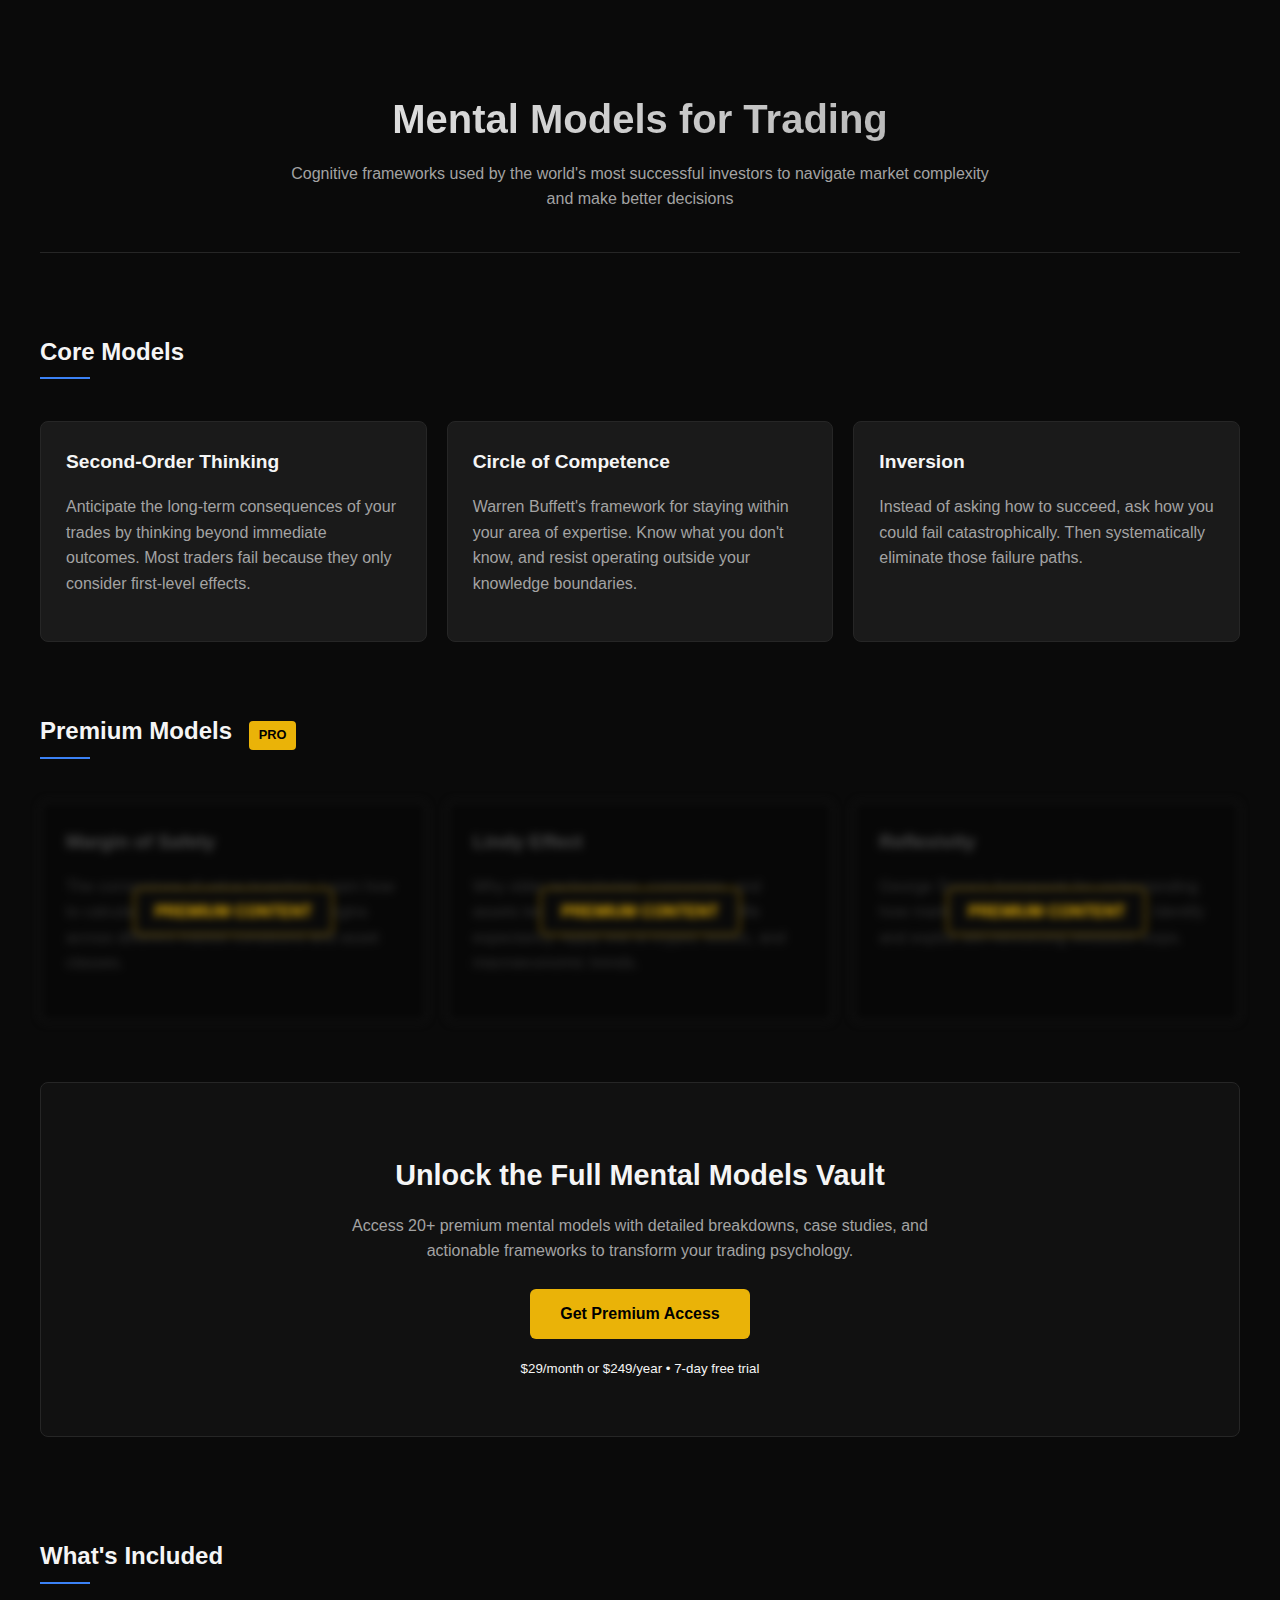
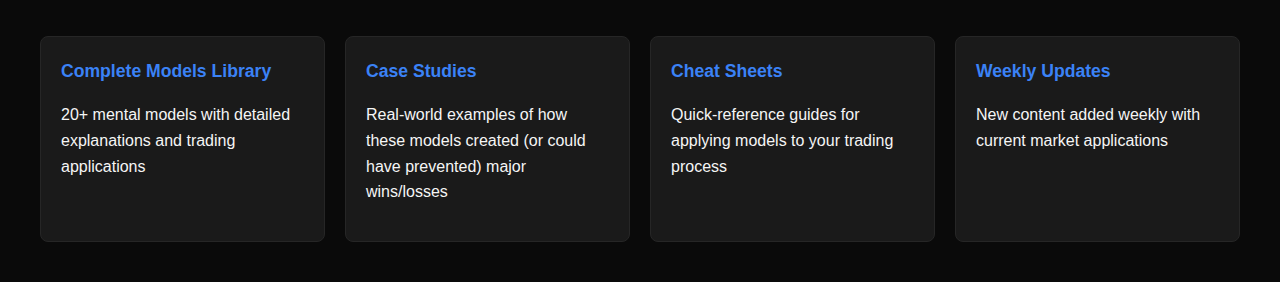
<file: mentalmodels.html>
<!DOCTYPE html>
<html lang="en">
<head>
    <meta charset="UTF-8">
    <meta name="viewport" content="width=device-width, initial-scale=1.0">
    <title>Mental Models | Your Trading Edge</title>
    <style>
        :root {
            --bg-dark: #0a0a0a;
            --bg-light: #111111;
            --text-primary: #f5f5f5;
            --text-secondary: #a3a3a3;
            --accent: #3b82f6;
            --accent-hover: #2563eb;
            --card-bg: #1a1a1a;
            --border: #262626;
            --premium: #eab308;
        }
        
        body {
            font-family: 'Inter', sans-serif;
            background-color: var(--bg-dark);
            color: var(--text-primary);
            margin: 0;
            padding: 0;
            line-height: 1.6;
        }
        
        .container {
            max-width: 1200px;
            margin: 0 auto;
            padding: 0 20px;
        }
        
        header {
            padding: 60px 0 40px;
            text-align: center;
            border-bottom: 1px solid var(--border);
            margin-bottom: 40px;
        }
        
        h1 {
            font-size: 2.5rem;
            margin-bottom: 10px;
            background: linear-gradient(90deg, #f5f5f5, #a3a3a3);
            -webkit-background-clip: text;
            background-clip: text;
            color: transparent;
        }
        
        .subtitle {
            color: var(--text-secondary);
            max-width: 700px;
            margin: 0 auto;
        }
        
        h2 {
            font-size: 1.5rem;
            margin: 40px 0 20px;
            color: var(--text-primary);
            position: relative;
            display: inline-block;
        }
        
        h2:after {
            content: '';
            position: absolute;
            left: 0;
            bottom: -8px;
            width: 50px;
            height: 2px;
            background: var(--accent);
        }
        
        .model-grid {
            display: grid;
            grid-template-columns: repeat(auto-fill, minmax(300px, 1fr));
            gap: 20px;
            margin: 30px 0;
        }
        
        .model-card {
            background: var(--card-bg);
            border-radius: 8px;
            padding: 25px;
            border: 1px solid var(--border);
            transition: transform 0.3s ease, box-shadow 0.3s ease;
        }
        
        .model-card:hover {
            transform: translateY(-5px);
            box-shadow: 0 10px 20px rgba(0, 0, 0, 0.3);
            border-color: var(--accent);
        }
        
        .model-title {
            font-size: 1.2rem;
            margin-top: 0;
            margin-bottom: 15px;
            color: var(--text-primary);
        }
        
        .model-desc {
            color: var(--text-secondary);
            margin-bottom: 20px;
        }
        
        .premium-tag {
            display: inline-block;
            background: var(--premium);
            color: #000;
            padding: 4px 10px;
            border-radius: 4px;
            font-size: 0.8rem;
            font-weight: bold;
            margin-left: 10px;
        }
        
        .cta-section {
            background: var(--bg-light);
            border-radius: 8px;
            padding: 40px;
            text-align: center;
            margin: 60px 0;
            border: 1px solid var(--border);
        }
        
        .cta-title {
            font-size: 1.8rem;
            margin-bottom: 15px;
        }
        
        .cta-subtitle {
            color: var(--text-secondary);
            max-width: 600px;
            margin: 0 auto 25px;
        }
        
        .btn {
            display: inline-block;
            background: var(--accent);
            color: white;
            padding: 12px 30px;
            border-radius: 6px;
            text-decoration: none;
            font-weight: bold;
            transition: background 0.3s ease;
        }
        
        .btn:hover {
            background: var(--accent-hover);
        }
        
        .btn-premium {
            background: var(--premium);
            color: #000;
        }
        
        .btn-premium:hover {
            background: #ca8a04;
        }
        
        .features-grid {
            display: grid;
            grid-template-columns: repeat(auto-fill, minmax(250px, 1fr));
            gap: 20px;
            margin: 40px 0;
        }
        
        .feature-card {
            background: var(--card-bg);
            border-radius: 8px;
            padding: 20px;
            border: 1px solid var(--border);
        }
        
        .feature-title {
            font-size: 1.1rem;
            margin-top: 0;
            color: var(--accent);
        }
        
        .locked-content {
            position: relative;
            filter: blur(4px);
            user-select: none;
            pointer-events: none;
        }
        
        .locked-overlay {
            position: absolute;
            top: 0;
            left: 0;
            right: 0;
            bottom: 0;
            display: flex;
            align-items: center;
            justify-content: center;
            background: rgba(0, 0, 0, 0.7);
            border-radius: 8px;
        }
        
        .locked-text {
            background: var(--bg-dark);
            padding: 10px 20px;
            border-radius: 6px;
            border: 1px solid var(--premium);
            color: var(--premium);
            font-weight: bold;
        }
    </style>
</head>
<body>
    <div class="container">
        <header>
            <h1>Mental Models for Trading</h1>
            <p class="subtitle">Cognitive frameworks used by the world's most successful investors to navigate market complexity and make better decisions</p>
        </header>
        
        <section>
            <h2>Core Models</h2>
            <div class="model-grid">
                <div class="model-card">
                    <h3 class="model-title">Second-Order Thinking</h3>
                    <p class="model-desc">Anticipate the long-term consequences of your trades by thinking beyond immediate outcomes. Most traders fail because they only consider first-level effects.</p>
                </div>
                
                <div class="model-card">
                    <h3 class="model-title">Circle of Competence</h3>
                    <p class="model-desc">Warren Buffett's framework for staying within your area of expertise. Know what you don't know, and resist operating outside your knowledge boundaries.</p>
                </div>
                
                <div class="model-card">
                    <h3 class="model-title">Inversion</h3>
                    <p class="model-desc">Instead of asking how to succeed, ask how you could fail catastrophically. Then systematically eliminate those failure paths.</p>
                </div>
            </div>
        </section>
        
        <section>
            <h2>Premium Models <span class="premium-tag">PRO</span></h2>
            <div class="model-grid">
                <div class="model-card locked-content">
                    <div class="locked-overlay">
                        <span class="locked-text">PREMIUM CONTENT</span>
                    </div>
                    <h3 class="model-title">Margin of Safety</h3>
                    <p class="model-desc">The cornerstone of value investing. Learn how to calculate and apply appropriate margins across different market conditions and asset classes.</p>
                </div>
                
                <div class="model-card locked-content">
                    <div class="locked-overlay">
                        <span class="locked-text">PREMIUM CONTENT</span>
                    </div>
                    <h3 class="model-title">Lindy Effect</h3>
                    <p class="model-desc">Why older technologies, companies, and assets tend to have longer remaining life expectancy. Apply this to crypto, stocks, and macroeconomic trends.</p>
                </div>
                
                <div class="model-card locked-content">
                    <div class="locked-overlay">
                        <span class="locked-text">PREMIUM CONTENT</span>
                    </div>
                    <h3 class="model-title">Reflexivity</h3>
                    <p class="model-desc">George Soros's framework for understanding how market perceptions create reality. Identify and exploit self-reinforcing feedback loops.</p>
                </div>
            </div>
        </section>
        
        <div class="cta-section">
            <h3 class="cta-title">Unlock the Full Mental Models Vault</h3>
            <p class="cta-subtitle">Access 20+ premium mental models with detailed breakdowns, case studies, and actionable frameworks to transform your trading psychology.</p>
            <a href="#" class="btn btn-premium">Get Premium Access</a>
            <p><small>$29/month or $249/year • 7-day free trial</small></p>
        </div>
        
        <section>
            <h2>What's Included</h2>
            <div class="features-grid">
                <div class="feature-card">
                    <h3 class="feature-title">Complete Models Library</h3>
                    <p>20+ mental models with detailed explanations and trading applications</p>
                </div>
                
                <div class="feature-card">
                    <h3 class="feature-title">Case Studies</h3>
                    <p>Real-world examples of how these models created (or could have prevented) major wins/losses</p>
                </div>
                
                <div class="feature-card">
                    <h3 class="feature-title">Cheat Sheets</h3>
                    <p>Quick-reference guides for applying models to your trading process</p>
                </div>
                
                <div class="feature-card">
                    <h3 class="feature-title">Weekly Updates</h3>
                    <p>New content added weekly with current market applications</p>
                </div>
            </div>
        </section>
    </div>
</body>
</html>
</file>
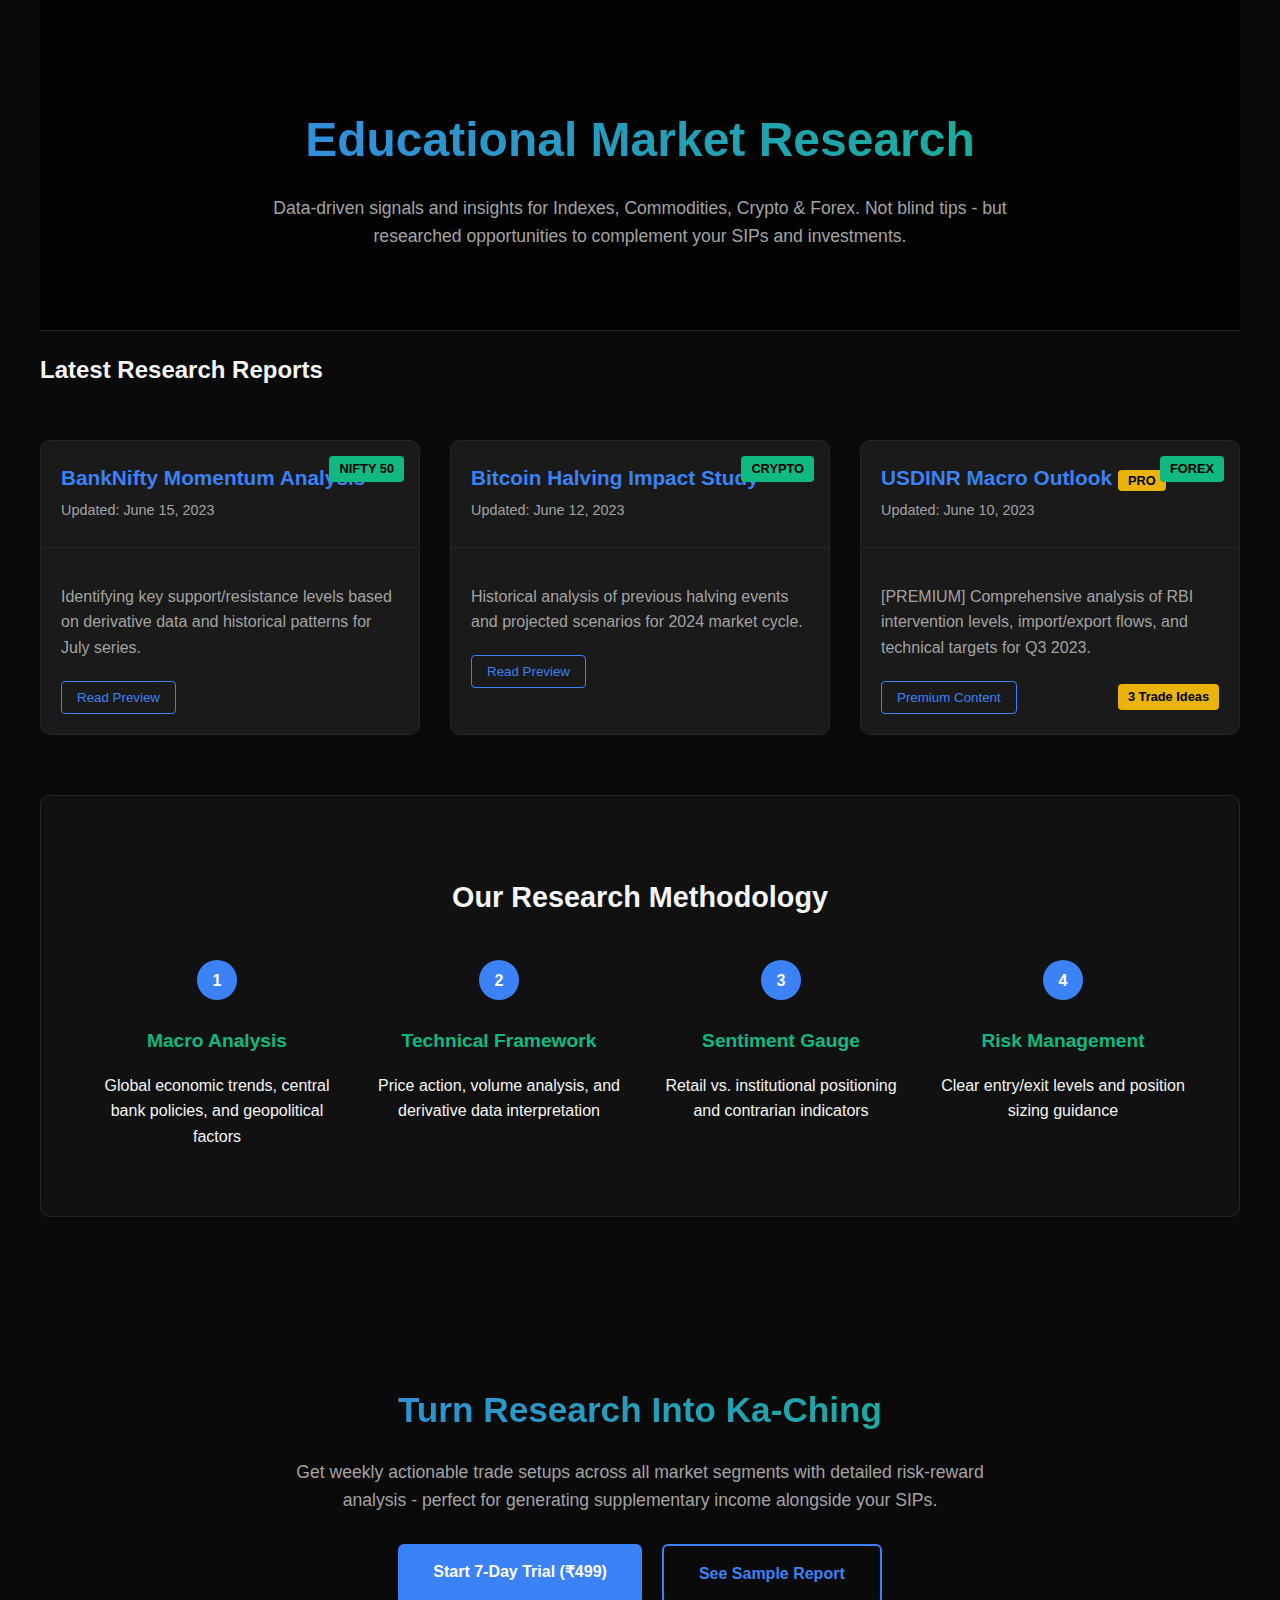
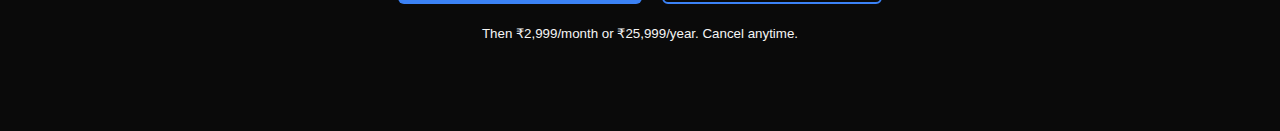
<file: researchbackedinsights.html>
<!DOCTYPE html>
<html lang="en">
<head>
    <meta charset="UTF-8">
    <meta name="viewport" content="width=device-width, initial-scale=1.0">
    <title>Market Research Signals | Data-Driven Trading Insights</title>
    <style>
        :root {
            --bg-dark: #0a0a0a;
            --bg-light: #111;
            --text-main: #f5f5f5;
            --text-dim: #a3a3a3;
            --accent-blue: #3b82f6;
            --accent-gold: #eab308;
            --accent-green: #10b981;
            --card-bg: #1a1a1a;
            --border: #262626;
        }
        
        body {
            font-family: 'Inter', sans-serif;
            background: var(--bg-dark);
            color: var(--text-main);
            line-height: 1.6;
            margin: 0;
        }
        
        .container {
            max-width: 1200px;
            margin: 0 auto;
            padding: 0 20px;
        }
        
        /* Header Styles */
        header {
            text-align: center;
            padding: 70px 0 50px;
            border-bottom: 1px solid var(--border);
            background: linear-gradient(rgba(0,0,0,0.7), rgba(0,0,0,0.7)), 
                        url('https://images.unsplash.com/photo-1611974789855-9c2a0a7236a3?ixlib=rb-1.2.1&auto=format&fit=crop&w=1350&q=80');
            background-size: cover;
            background-position: center;
        }
        
        h1 {
            font-size: 3rem;
            margin-bottom: 15px;
            background: linear-gradient(90deg, var(--accent-blue), var(--accent-green));
            -webkit-background-clip: text;
            -webkit-text-fill-color: transparent;
        }
        
        .header-sub {
            color: var(--text-dim);
            max-width: 800px;
            margin: 0 auto 30px;
            font-size: 1.1rem;
        }
        
        /* Market Tabs */
        .market-tabs {
            display: flex;
            justify-content: center;
            gap: 15px;
            margin: 40px 0;
        }
        
        .tab-btn {
            background: var(--bg-light);
            border: 1px solid var(--border);
            color: var(--text-dim);
            padding: 10px 25px;
            border-radius: 30px;
            cursor: pointer;
            transition: all 0.3s;
        }
        
        .tab-btn.active {
            background: var(--accent-blue);
            color: white;
            border-color: var(--accent-blue);
        }
        
        /* Research Section */
        .research-grid {
            display: grid;
            grid-template-columns: repeat(auto-fill, minmax(350px, 1fr));
            gap: 30px;
            margin: 50px 0;
        }
        
        .research-card {
            background: var(--card-bg);
            border-radius: 10px;
            overflow: hidden;
            border: 1px solid var(--border);
            transition: transform 0.3s;
        }
        
        .research-card:hover {
            transform: translateY(-5px);
        }
        
        .card-header {
            padding: 20px;
            border-bottom: 1px solid var(--border);
            position: relative;
        }
        
        .asset-type {
            position: absolute;
            top: 15px;
            right: 15px;
            background: var(--accent-green);
            color: black;
            padding: 3px 10px;
            border-radius: 4px;
            font-size: 0.8rem;
            font-weight: bold;
        }
        
        .card-title {
            margin: 0;
            font-size: 1.3rem;
            color: var(--accent-blue);
        }
        
        .card-date {
            color: var(--text-dim);
            font-size: 0.9rem;
            margin: 5px 0;
        }
        
        .card-body {
            padding: 20px;
        }
        
        .card-desc {
            color: var(--text-dim);
            margin-bottom: 20px;
        }
        
        .card-actions {
            display: flex;
            justify-content: space-between;
            align-items: center;
        }
        
        .preview-btn {
            background: transparent;
            border: 1px solid var(--accent-blue);
            color: var(--accent-blue);
            padding: 8px 15px;
            border-radius: 4px;
            cursor: pointer;
            transition: all 0.3s;
        }
        
        .preview-btn:hover {
            background: var(--accent-blue);
            color: white;
        }
        
        .premium-tag {
            background: var(--accent-gold);
            color: black;
            padding: 3px 10px;
            border-radius: 4px;
            font-size: 0.8rem;
            font-weight: bold;
        }
        
        /* Methodology Section */
        .methodology {
            background: var(--bg-light);
            border-radius: 10px;
            padding: 50px;
            margin: 60px 0;
            border: 1px solid var(--border);
        }
        
        .method-title {
            text-align: center;
            margin-bottom: 40px;
            font-size: 1.8rem;
        }
        
        .method-steps {
            display: grid;
            grid-template-columns: repeat(auto-fit, minmax(250px, 1fr));
            gap: 30px;
        }
        
        .method-step {
            text-align: center;
        }
        
        .step-number {
            background: var(--accent-blue);
            color: white;
            width: 40px;
            height: 40px;
            border-radius: 50%;
            display: flex;
            align-items: center;
            justify-content: center;
            margin: 0 auto 15px;
            font-weight: bold;
        }
        
        .step-title {
            font-size: 1.2rem;
            margin-bottom: 10px;
            color: var(--accent-green);
        }
        
        /* CTA Section */
        .cta-section {
            text-align: center;
            padding: 70px 0;
        }
        
        .cta-title {
            font-size: 2.2rem;
            margin-bottom: 20px;
            background: linear-gradient(90deg, var(--accent-blue), var(--accent-green));
            -webkit-background-clip: text;
            -webkit-text-fill-color: transparent;
        }
        
        .cta-sub {
            color: var(--text-dim);
            max-width: 700px;
            margin: 0 auto 30px;
            font-size: 1.1rem;
        }
        
        .cta-buttons {
            display: flex;
            justify-content: center;
            gap: 20px;
            margin-top: 30px;
        }
        
        .btn {
            padding: 15px 35px;
            border-radius: 6px;
            font-weight: bold;
            text-decoration: none;
            transition: all 0.3s;
        }
        
        .btn-primary {
            background: var(--accent-blue);
            color: white;
        }
        
        .btn-primary:hover {
            background: #2563eb;
        }
        
        .btn-secondary {
            background: transparent;
            color: var(--accent-blue);
            border: 2px solid var(--accent-blue);
        }
        
        .btn-secondary:hover {
            background: rgba(59, 130, 246, 0.1);
        }
    </style>
</head>
<body>
    <div class="container">
        <header>
            <h1>Educational Market Research</h1>
            <p class="header-sub">Data-driven signals and insights for Indexes, Commodities, Crypto & Forex. Not blind tips - but researched opportunities to complement your SIPs and investments.</p>
        </header>
        
        <section>
            
            
            <h2>Latest Research Reports</h2>
            <div class="research-grid">
                <!-- Free Research 1 -->
                <div class="research-card">
                    <div class="card-header">
                        <span class="asset-type">NIFTY 50</span>
                        <h3 class="card-title">BankNifty Momentum Analysis</h3>
                        <p class="card-date">Updated: June 15, 2023</p>
                    </div>
                    <div class="card-body">
                        <p class="card-desc">Identifying key support/resistance levels based on derivative data and historical patterns for July series.</p>
                        <div class="card-actions">
                            <button class="preview-btn">Read Preview</button>
                        </div>
                    </div>
                </div>
                
                <!-- Free Research 2 -->
                <div class="research-card">
                    <div class="card-header">
                        <span class="asset-type">CRYPTO</span>
                        <h3 class="card-title">Bitcoin Halving Impact Study</h3>
                        <p class="card-date">Updated: June 12, 2023</p>
                    </div>
                    <div class="card-body">
                        <p class="card-desc">Historical analysis of previous halving events and projected scenarios for 2024 market cycle.</p>
                        <div class="card-actions">
                            <button class="preview-btn">Read Preview</button>
                        </div>
                    </div>
                </div>
                
                <!-- Premium Research -->
                <div class="research-card">
                    <div class="card-header">
                        <span class="asset-type">FOREX</span>
                        <h3 class="card-title">USDINR Macro Outlook <span class="premium-tag">PRO</span></h3>
                        <p class="card-date">Updated: June 10, 2023</p>
                    </div>
                    <div class="card-body">
                        <p class="card-desc">[PREMIUM] Comprehensive analysis of RBI intervention levels, import/export flows, and technical targets for Q3 2023.</p>
                        <div class="card-actions">
                            <button class="preview-btn" disabled>Premium Content</button>
                            <span class="premium-tag">3 Trade Ideas</span>
                        </div>
                    </div>
                </div>
            </div>
        </section>
        
        <section class="methodology">
            <h3 class="method-title">Our Research Methodology</h3>
            <div class="method-steps">
                <div class="method-step">
                    <div class="step-number">1</div>
                    <h4 class="step-title">Macro Analysis</h4>
                    <p>Global economic trends, central bank policies, and geopolitical factors</p>
                </div>
                
                <div class="method-step">
                    <div class="step-number">2</div>
                    <h4 class="step-title">Technical Framework</h4>
                    <p>Price action, volume analysis, and derivative data interpretation</p>
                </div>
                
                <div class="method-step">
                    <div class="step-number">3</div>
                    <h4 class="step-title">Sentiment Gauge</h4>
                    <p>Retail vs. institutional positioning and contrarian indicators</p>
                </div>
                
                <div class="method-step">
                    <div class="step-number">4</div>
                    <h4 class="step-title">Risk Management</h4>
                    <p>Clear entry/exit levels and position sizing guidance</p>
                </div>
            </div>
        </section>
        
        <section class="cta-section">
            <h3 class="cta-title">Turn Research Into Ka-Ching</h3>
            <p class="cta-sub">Get weekly actionable trade setups across all market segments with detailed risk-reward analysis - perfect for generating supplementary income alongside your SIPs.</p>
            
            <div class="cta-buttons">
                <a href="#" class="btn btn-primary">Start 7-Day Trial (₹499)</a>
                <a href="#" class="btn btn-secondary">See Sample Report</a>
            </div>
            
            <p><small>Then ₹2,999/month or ₹25,999/year. Cancel anytime.</small></p>
        </section>
    </div>
</body>
</html>
</file>
